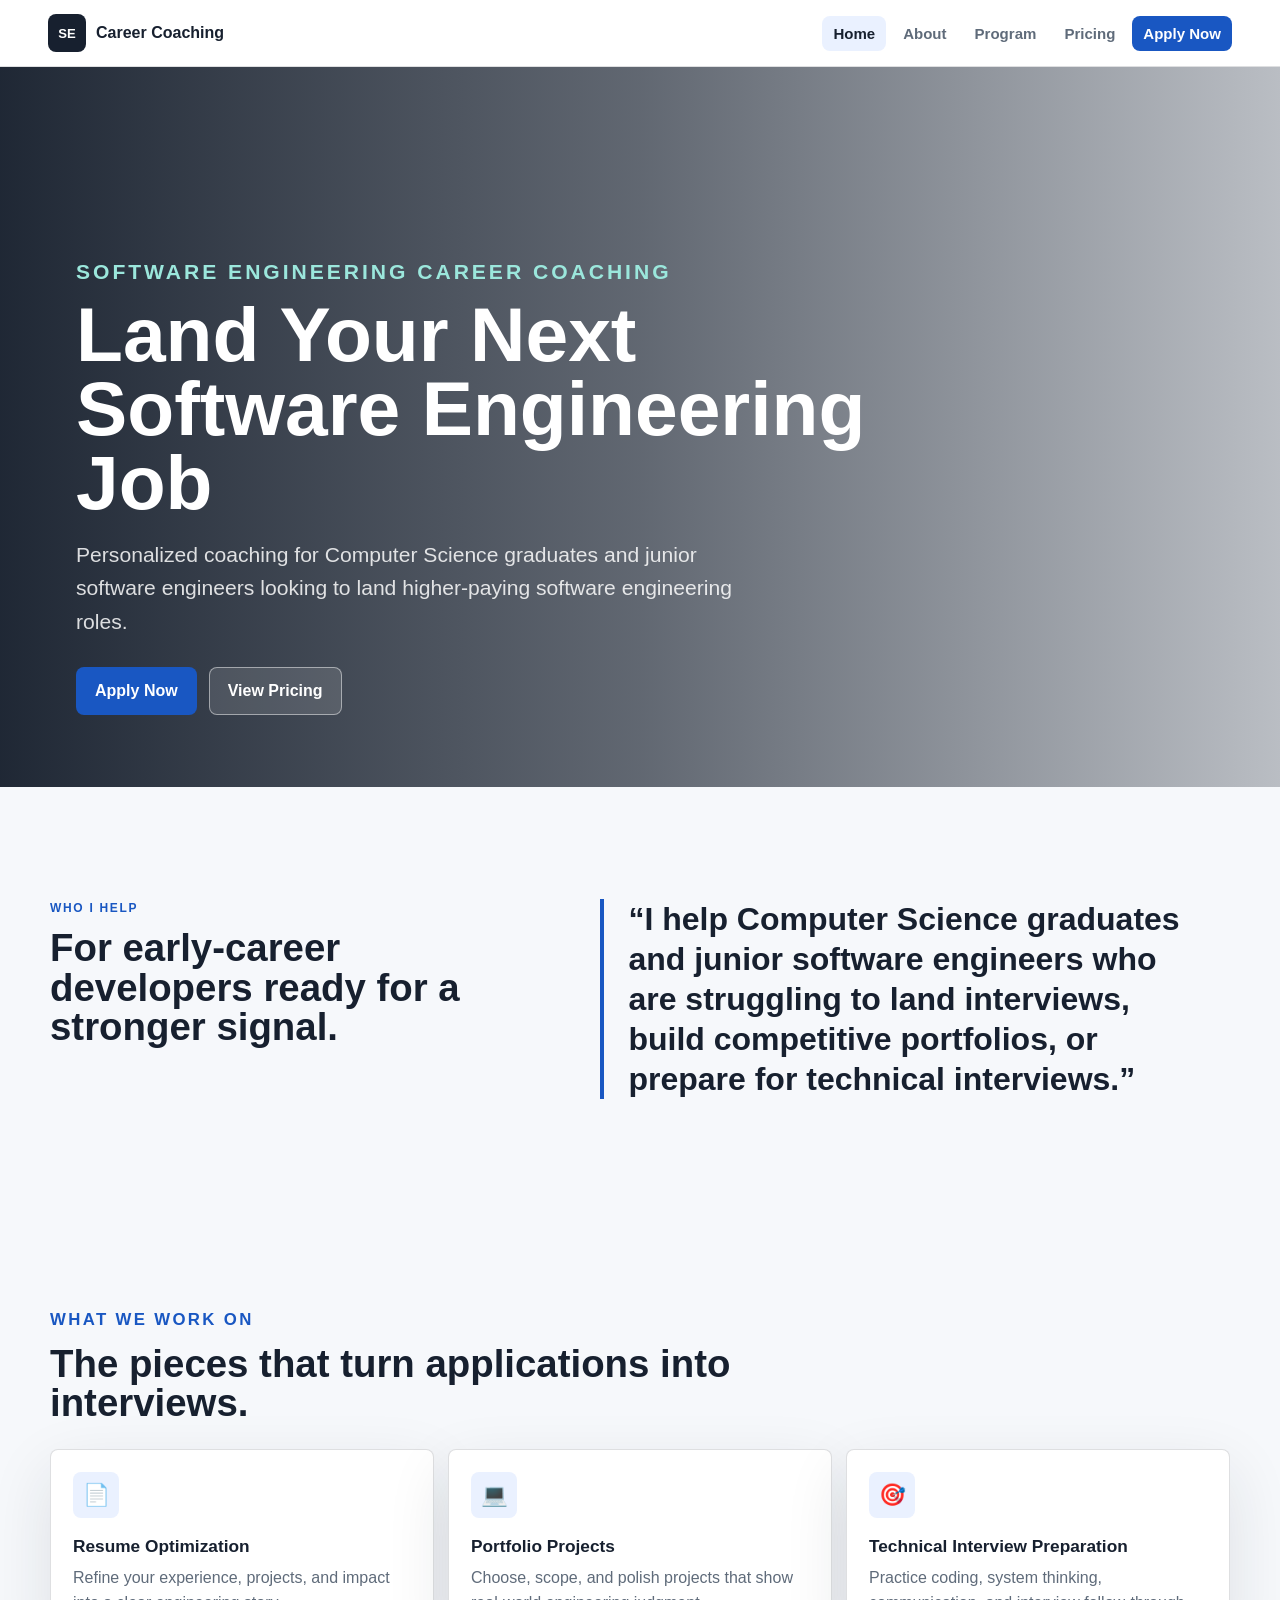
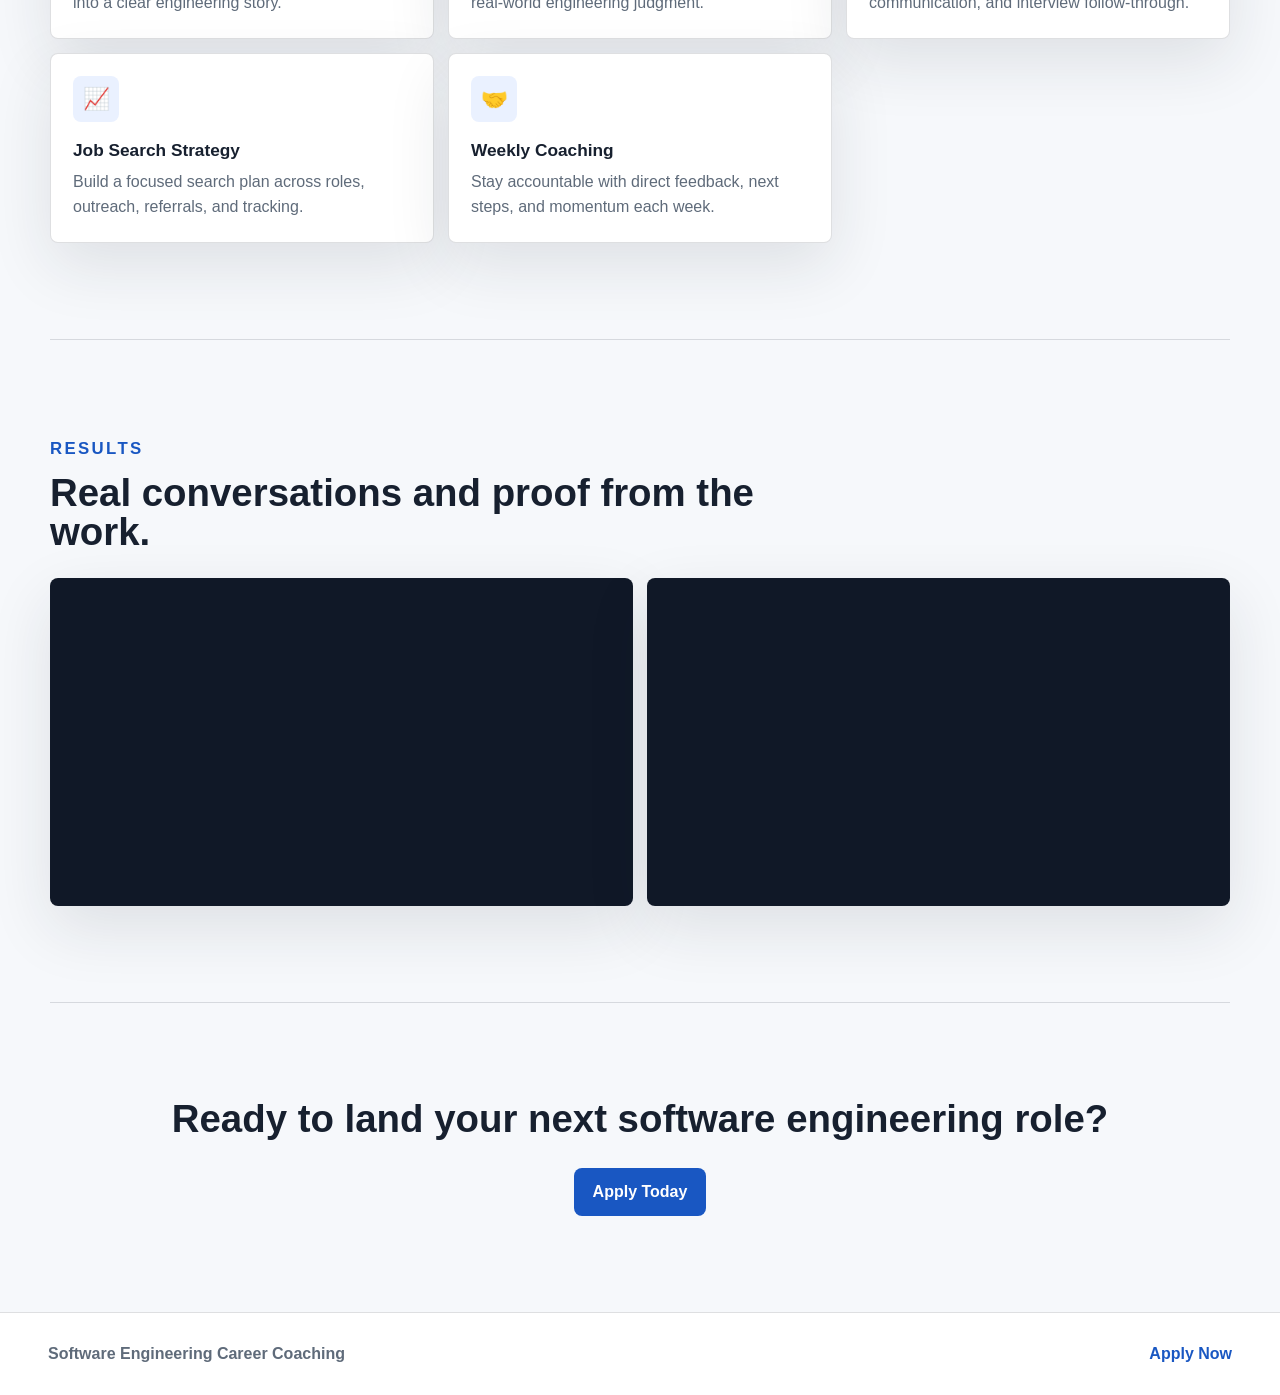
<file: index.html>
<!DOCTYPE html>
<html lang="en">
  <head>
    <meta charset="UTF-8" />
    <meta name="viewport" content="width=device-width, initial-scale=1.0" />
    <title>Software Engineering Career Coaching</title>
    <meta
      name="description"
      content="Personalized coaching for Computer Science graduates and junior software engineers looking to land higher-paying software engineering roles."
    />
    <link rel="stylesheet" href="./styles.css?v=20260712-01" />
  </head>
  <body>
    <header class="site-header">
      <a class="brand" href="./index.html" aria-label="Software Engineering Career Coaching home">
        <span aria-hidden="true">SE</span>
        <strong>Career Coaching</strong>
      </a>
      <nav class="site-nav" aria-label="Main navigation">
        <a aria-current="page" href="./index.html">Home</a>
        <a href="./about.html">About</a>
        <a href="./program.html">Program</a>
        <a href="./pricing.html">Pricing</a>
        <a class="nav-action" href="./checkout.html">Apply Now</a>
      </nav>
    </header>

    <main>
      <section class="hero">
        <div class="hero-copy">
          <p class="eyebrow">Software engineering career coaching</p>
          <h1>Land Your Next Software Engineering Job</h1>
          <p>
            Personalized coaching for Computer Science graduates and junior software engineers
            looking to land higher-paying software engineering roles.
          </p>
          <div class="button-row">
            <a class="button primary" href="./checkout.html">Apply Now</a>
            <a class="button secondary" href="./pricing.html">View Pricing</a>
          </div>
        </div>
      </section>

      <section class="split-section" aria-labelledby="who-i-help">
        <div>
          <p class="eyebrow">Who I Help</p>
          <h2 id="who-i-help">For early-career developers ready for a stronger signal.</h2>
        </div>
        <blockquote>
          “I help Computer Science graduates and junior software engineers who are struggling
          to land interviews, build competitive portfolios, or prepare for technical interviews.”
        </blockquote>
      </section>

      <section class="content-section" aria-labelledby="work-on">
        <div class="section-heading">
          <p class="eyebrow">What We Work On</p>
          <h2 id="work-on">The pieces that turn applications into interviews.</h2>
        </div>
        <div class="card-grid">
          <article class="service-card">
            <span aria-hidden="true">📄</span>
            <h3>Resume Optimization</h3>
            <p>Refine your experience, projects, and impact into a clear engineering story.</p>
          </article>
          <article class="service-card">
            <span aria-hidden="true">💻</span>
            <h3>Portfolio Projects</h3>
            <p>Choose, scope, and polish projects that show real-world engineering judgment.</p>
          </article>
          <article class="service-card">
            <span aria-hidden="true">🎯</span>
            <h3>Technical Interview Preparation</h3>
            <p>Practice coding, system thinking, communication, and interview follow-through.</p>
          </article>
          <article class="service-card">
            <span aria-hidden="true">📈</span>
            <h3>Job Search Strategy</h3>
            <p>Build a focused search plan across roles, outreach, referrals, and tracking.</p>
          </article>
          <article class="service-card">
            <span aria-hidden="true">🤝</span>
            <h3>Weekly Coaching</h3>
            <p>Stay accountable with direct feedback, next steps, and momentum each week.</p>
          </article>
        </div>
      </section>

      <section class="results-band" aria-labelledby="results">
        <div class="section-heading">
          <p class="eyebrow">Results</p>
          <h2 id="results">Real conversations and proof from the work.</h2>
        </div>
        <div class="video-grid">
          <article class="video-card">
            <iframe
              src="https://www.youtube.com/embed/XI1r99YEgKM"
              title="Software engineering coaching result video"
              loading="lazy"
              allow="accelerometer; autoplay; clipboard-write; encrypted-media; gyroscope; picture-in-picture; web-share"
              allowfullscreen
            ></iframe>
          </article>
          <article class="video-card">
            <iframe
              src="https://www.youtube.com/embed/MjR_nqts7mc"
              title="Software engineering coaching result video"
              loading="lazy"
              allow="accelerometer; autoplay; clipboard-write; encrypted-media; gyroscope; picture-in-picture; web-share"
              allowfullscreen
            ></iframe>
          </article>
        </div>
      </section>

      <section class="cta-section" aria-labelledby="home-cta">
        <h2 id="home-cta">Ready to land your next software engineering role?</h2>
        <a class="button primary" href="./checkout.html">Apply Today</a>
      </section>
    </main>

    <footer class="site-footer">
      <p>Software Engineering Career Coaching</p>
      <a href="./checkout.html">Apply Now</a>
    </footer>
  </body>
</html>
</file>
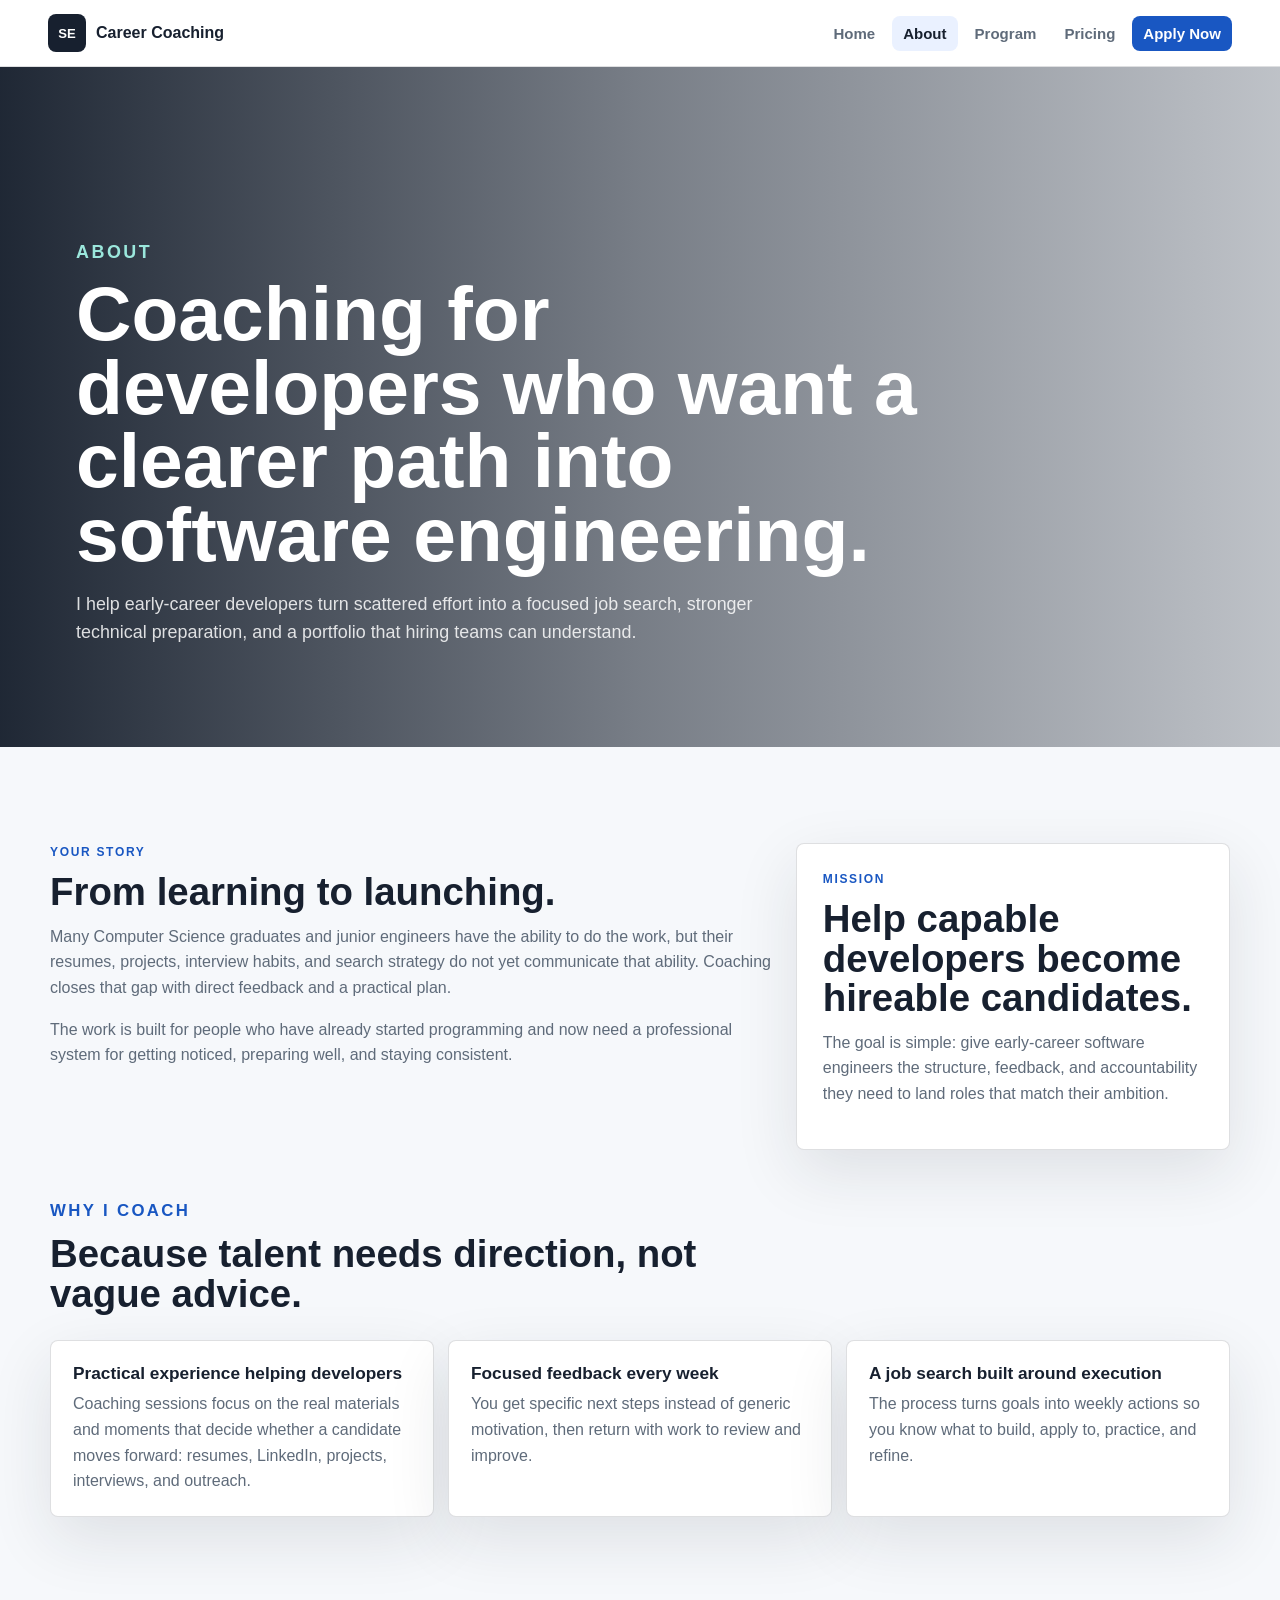
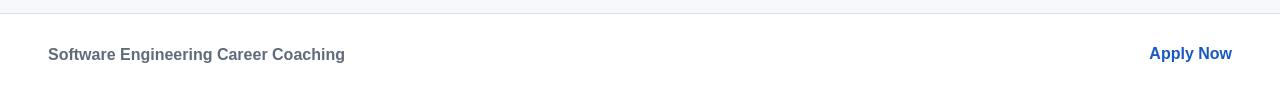
<file: about.html>
<!DOCTYPE html>
<html lang="en">
  <head>
    <meta charset="UTF-8" />
    <meta name="viewport" content="width=device-width, initial-scale=1.0" />
    <title>About | Software Engineering Career Coaching</title>
    <meta
      name="description"
      content="Learn the story, mission, and coaching approach behind Software Engineering Career Coaching."
    />
    <link rel="stylesheet" href="./styles.css?v=20260712-01" />
  </head>
  <body>
    <header class="site-header">
      <a class="brand" href="./index.html" aria-label="Software Engineering Career Coaching home">
        <span aria-hidden="true">SE</span>
        <strong>Career Coaching</strong>
      </a>
      <nav class="site-nav" aria-label="Main navigation">
        <a href="./index.html">Home</a>
        <a aria-current="page" href="./about.html">About</a>
        <a href="./program.html">Program</a>
        <a href="./pricing.html">Pricing</a>
        <a class="nav-action" href="./checkout.html">Apply Now</a>
      </nav>
    </header>

    <main>
      <section class="page-hero about-hero">
        <div>
          <p class="eyebrow">About</p>
          <h1>Coaching for developers who want a clearer path into software engineering.</h1>
          <p>
            I help early-career developers turn scattered effort into a focused job search,
            stronger technical preparation, and a portfolio that hiring teams can understand.
          </p>
        </div>
      </section>

      <section class="story-layout">
        <article>
          <p class="eyebrow">Your Story</p>
          <h2>From learning to launching.</h2>
          <p>
            Many Computer Science graduates and junior engineers have the ability to do the
            work, but their resumes, projects, interview habits, and search strategy do not
            yet communicate that ability. Coaching closes that gap with direct feedback and
            a practical plan.
          </p>
          <p>
            The work is built for people who have already started programming and now need a
            professional system for getting noticed, preparing well, and staying consistent.
          </p>
        </article>
        <aside class="mission-panel">
          <p class="eyebrow">Mission</p>
          <h2>Help capable developers become hireable candidates.</h2>
          <p>
            The goal is simple: give early-career software engineers the structure, feedback,
            and accountability they need to land roles that match their ambition.
          </p>
        </aside>
      </section>

      <section class="content-section compact" aria-labelledby="why-coach">
        <div class="section-heading">
          <p class="eyebrow">Why I Coach</p>
          <h2 id="why-coach">Because talent needs direction, not vague advice.</h2>
        </div>
        <div class="feature-list">
          <article>
            <h3>Practical experience helping developers</h3>
            <p>
              Coaching sessions focus on the real materials and moments that decide whether a
              candidate moves forward: resumes, LinkedIn, projects, interviews, and outreach.
            </p>
          </article>
          <article>
            <h3>Focused feedback every week</h3>
            <p>
              You get specific next steps instead of generic motivation, then return with work
              to review and improve.
            </p>
          </article>
          <article>
            <h3>A job search built around execution</h3>
            <p>
              The process turns goals into weekly actions so you know what to build, apply to,
              practice, and refine.
            </p>
          </article>
        </div>
      </section>
    </main>

    <footer class="site-footer">
      <p>Software Engineering Career Coaching</p>
      <a href="./checkout.html">Apply Now</a>
    </footer>
  </body>
</html>
</file>
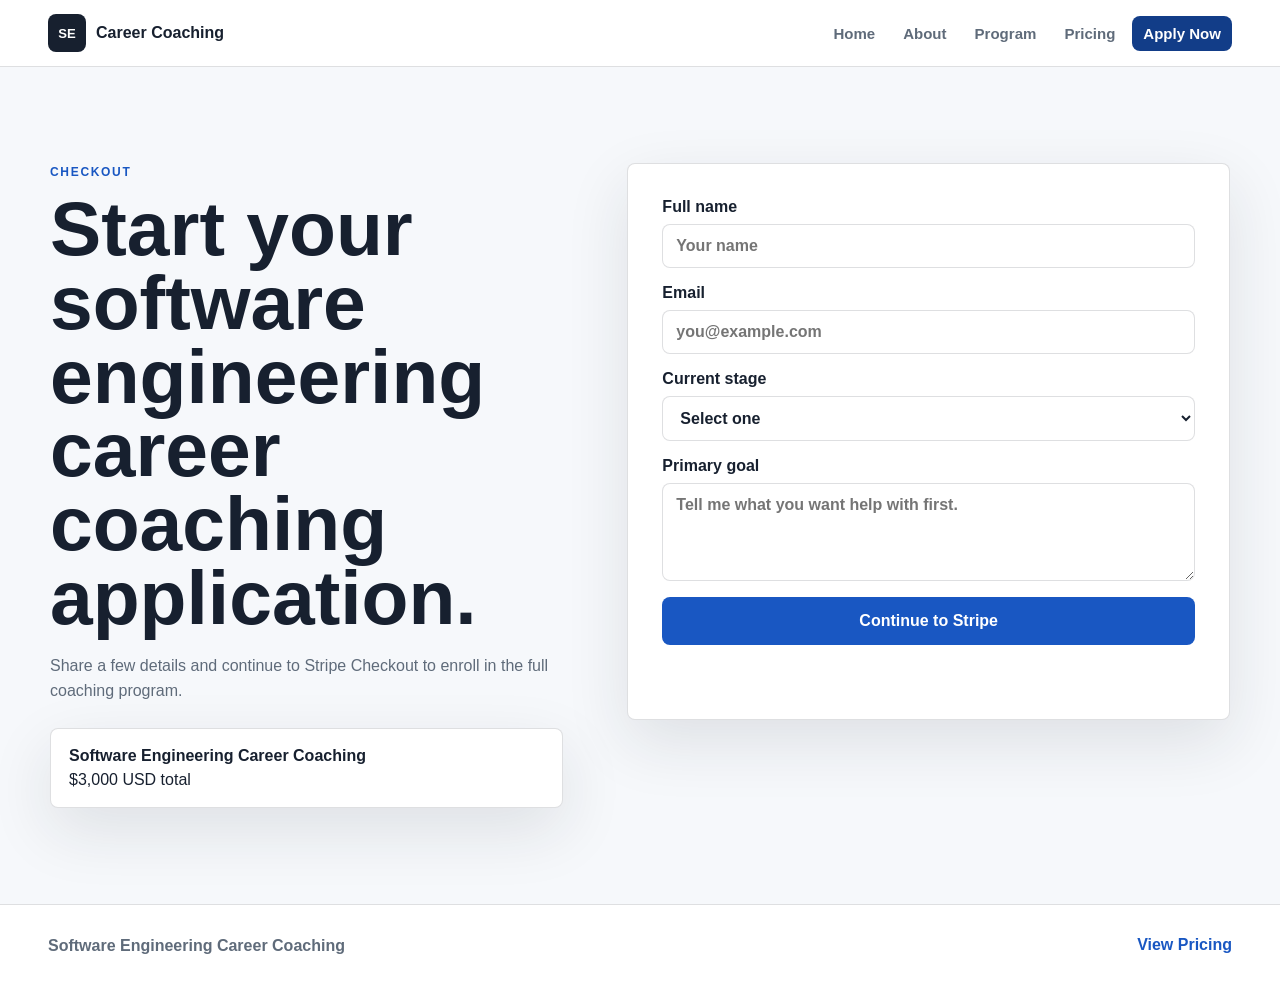
<file: checkout.html>
<!DOCTYPE html>
<html lang="en">
  <head>
    <meta charset="UTF-8" />
    <meta name="viewport" content="width=device-width, initial-scale=1.0" />
    <title>Checkout | Software Engineering Career Coaching</title>
    <meta
      name="description"
      content="Apply or enroll in Software Engineering Career Coaching through a simple checkout form."
    />
    <link rel="stylesheet" href="./styles.css?v=20260712-01" />
  </head>
  <body>
    <header class="site-header">
      <a class="brand" href="./index.html" aria-label="Software Engineering Career Coaching home">
        <span aria-hidden="true">SE</span>
        <strong>Career Coaching</strong>
      </a>
      <nav class="site-nav" aria-label="Main navigation">
        <a href="./index.html">Home</a>
        <a href="./about.html">About</a>
        <a href="./program.html">Program</a>
        <a href="./pricing.html">Pricing</a>
        <a class="nav-action" aria-current="page" href="./checkout.html">Apply Now</a>
      </nav>
    </header>

    <main>
      <section class="checkout-layout">
        <div class="checkout-copy">
          <p class="eyebrow">Checkout</p>
          <h1>Start your software engineering career coaching application.</h1>
          <p>
            Share a few details and continue to Stripe Checkout to enroll in the full
            coaching program.
          </p>
          <div class="checkout-summary">
            <strong>Software Engineering Career Coaching</strong>
            <span>$3,000 USD total</span>
          </div>
        </div>

        <form id="checkout-form" class="checkout-form">
          <label>
            Full name
            <input name="name" autocomplete="name" required placeholder="Your name" />
          </label>
          <label>
            Email
            <input name="email" type="email" autocomplete="email" required placeholder="you@example.com" />
          </label>
          <label>
            Current stage
            <select name="stage" required>
              <option value="">Select one</option>
              <option>Computer Science graduate</option>
              <option>Junior software engineer</option>
              <option>Career changer with programming experience</option>
            </select>
          </label>
          <label>
            Primary goal
            <textarea name="goal" rows="4" placeholder="Tell me what you want help with first."></textarea>
          </label>
          <button class="button primary full" type="submit">Continue to Stripe</button>
          <p id="checkout-status" class="form-status" role="status"></p>
        </form>
      </section>
    </main>

    <footer class="site-footer">
      <p>Software Engineering Career Coaching</p>
      <a href="./pricing.html">View Pricing</a>
    </footer>

    <script type="module" src="./src/app.js?v=20260712-01"></script>
  </body>
</html>
</file>
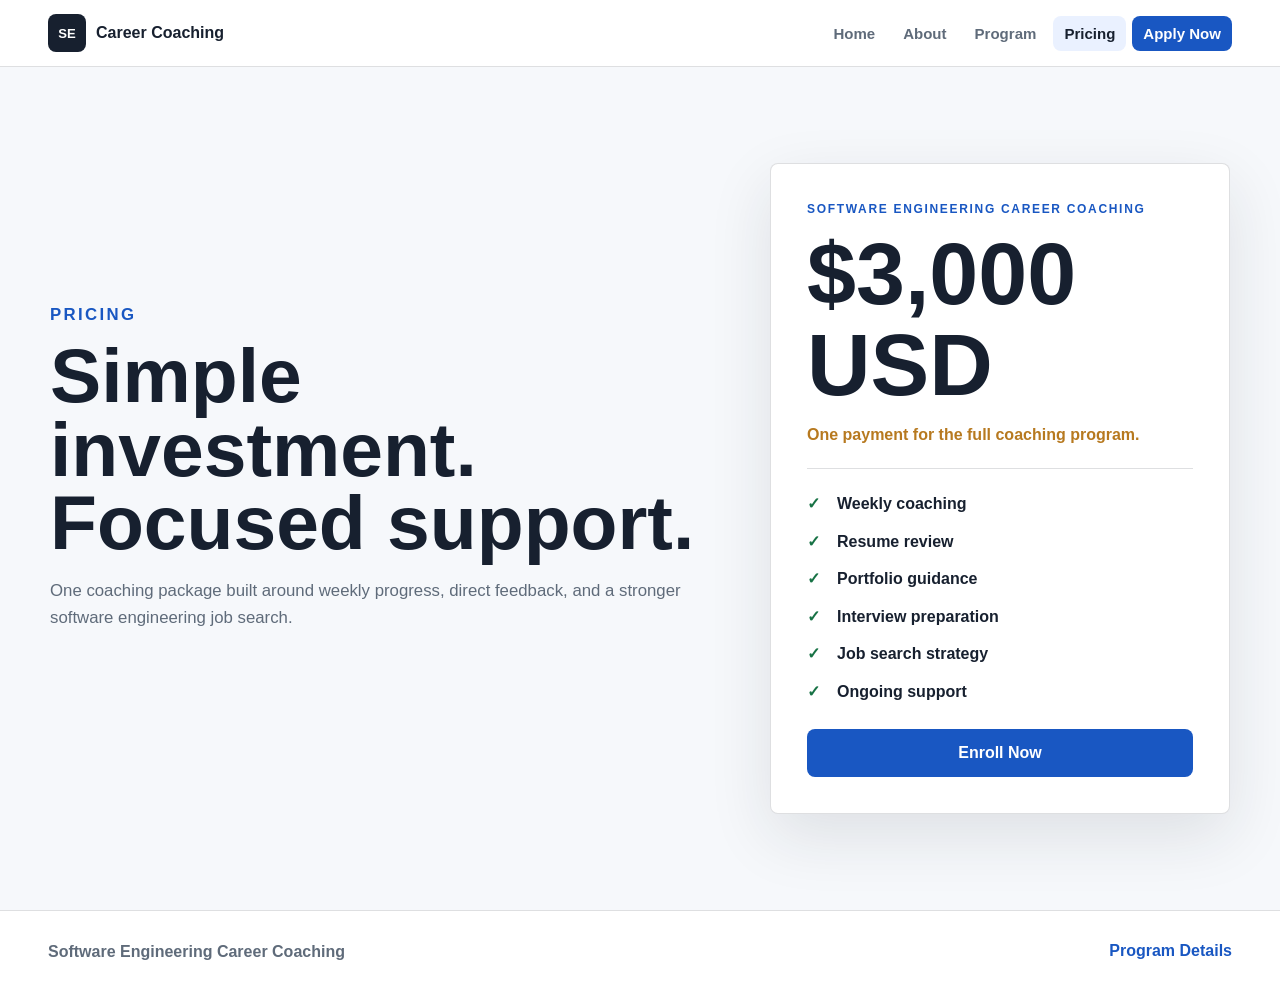
<file: pricing.html>
<!DOCTYPE html>
<html lang="en">
  <head>
    <meta charset="UTF-8" />
    <meta name="viewport" content="width=device-width, initial-scale=1.0" />
    <title>Pricing | Software Engineering Career Coaching</title>
    <meta
      name="description"
      content="Simple pricing for software engineering career coaching."
    />
    <link rel="stylesheet" href="./styles.css?v=20260712-01" />
  </head>
  <body>
    <header class="site-header">
      <a class="brand" href="./index.html" aria-label="Software Engineering Career Coaching home">
        <span aria-hidden="true">SE</span>
        <strong>Career Coaching</strong>
      </a>
      <nav class="site-nav" aria-label="Main navigation">
        <a href="./index.html">Home</a>
        <a href="./about.html">About</a>
        <a href="./program.html">Program</a>
        <a aria-current="page" href="./pricing.html">Pricing</a>
        <a class="nav-action" href="./checkout.html">Apply Now</a>
      </nav>
    </header>

    <main>
      <section class="pricing-hero">
        <div class="section-heading">
          <p class="eyebrow">Pricing</p>
          <h1>Simple investment. Focused support.</h1>
          <p>
            One coaching package built around weekly progress, direct feedback, and a stronger
            software engineering job search.
          </p>
        </div>
        <article class="price-card">
          <p class="eyebrow">Software Engineering Career Coaching</p>
          <h2>$3,000 USD</h2>
          <p class="payment-option">One payment for the full coaching program.</p>
          <ul class="check-list">
            <li>Weekly coaching</li>
            <li>Resume review</li>
            <li>Portfolio guidance</li>
            <li>Interview preparation</li>
            <li>Job search strategy</li>
            <li>Ongoing support</li>
          </ul>
          <a class="button primary full" href="./checkout.html">Enroll Now</a>
        </article>
      </section>
    </main>

    <footer class="site-footer">
      <p>Software Engineering Career Coaching</p>
      <a href="./program.html">Program Details</a>
    </footer>
  </body>
</html>
</file>
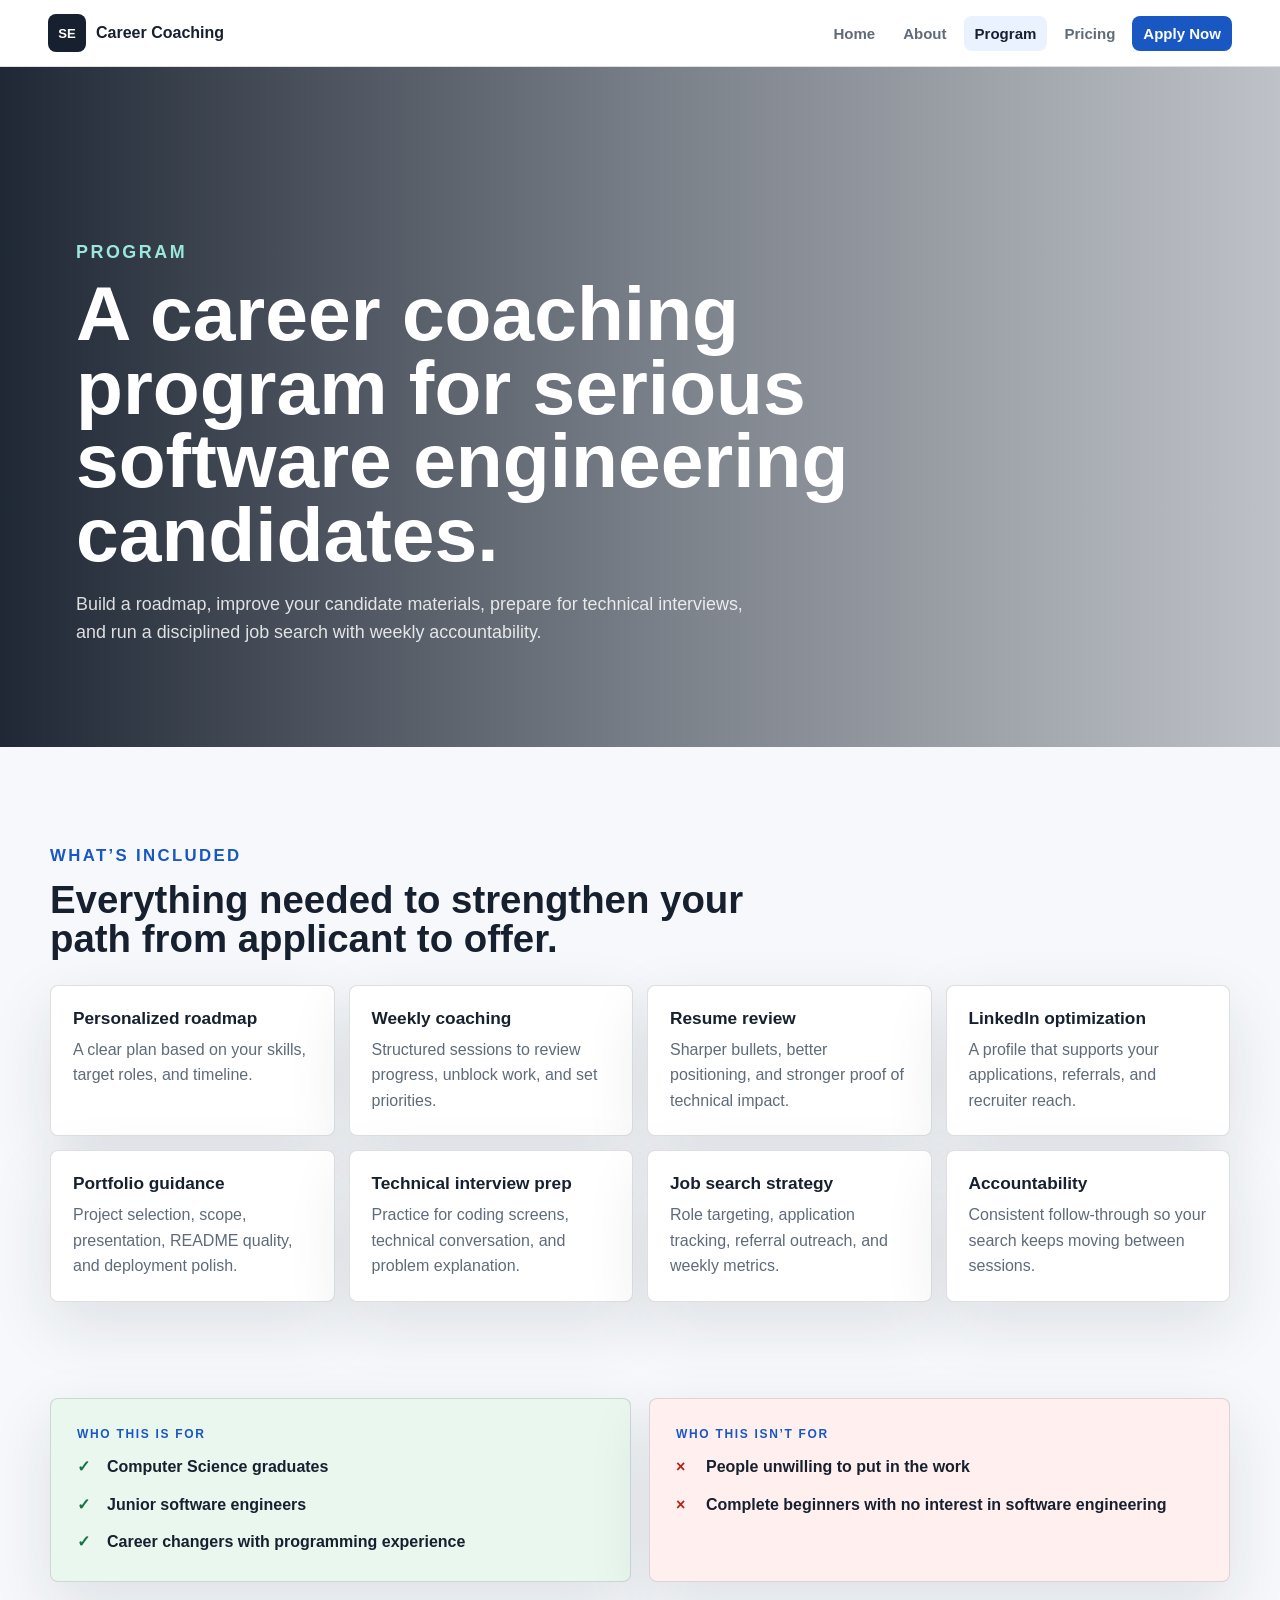
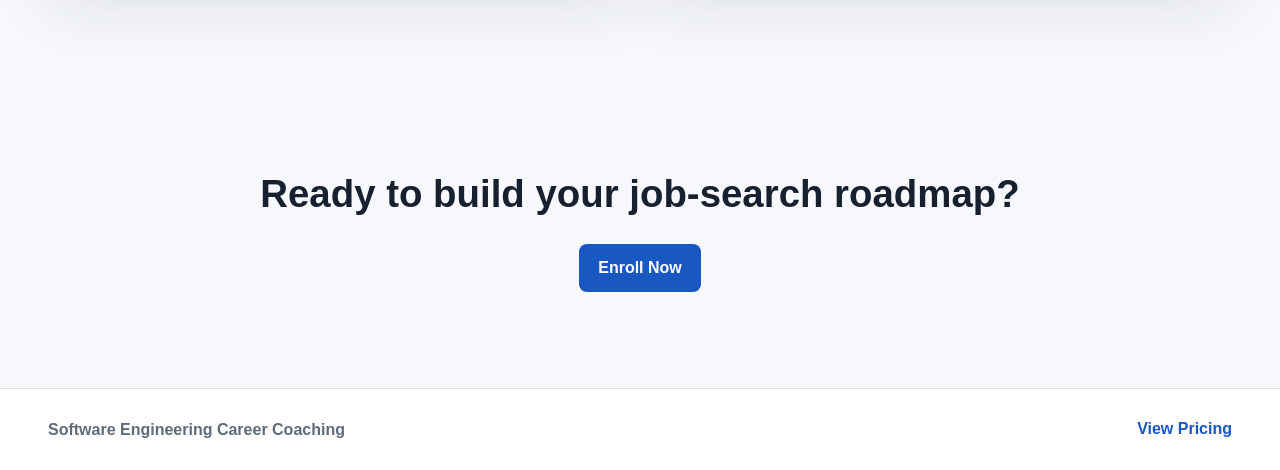
<file: program.html>
<!DOCTYPE html>
<html lang="en">
  <head>
    <meta charset="UTF-8" />
    <meta name="viewport" content="width=device-width, initial-scale=1.0" />
    <title>Program | Software Engineering Career Coaching</title>
    <meta
      name="description"
      content="See what is included in the software engineering career coaching program."
    />
    <link rel="stylesheet" href="./styles.css?v=20260712-01" />
  </head>
  <body>
    <header class="site-header">
      <a class="brand" href="./index.html" aria-label="Software Engineering Career Coaching home">
        <span aria-hidden="true">SE</span>
        <strong>Career Coaching</strong>
      </a>
      <nav class="site-nav" aria-label="Main navigation">
        <a href="./index.html">Home</a>
        <a href="./about.html">About</a>
        <a aria-current="page" href="./program.html">Program</a>
        <a href="./pricing.html">Pricing</a>
        <a class="nav-action" href="./checkout.html">Apply Now</a>
      </nav>
    </header>

    <main>
      <section class="page-hero program-hero">
        <div>
          <p class="eyebrow">Program</p>
          <h1>A career coaching program for serious software engineering candidates.</h1>
          <p>
            Build a roadmap, improve your candidate materials, prepare for technical interviews,
            and run a disciplined job search with weekly accountability.
          </p>
        </div>
      </section>

      <section class="content-section" aria-labelledby="included">
        <div class="section-heading">
          <p class="eyebrow">What’s Included</p>
          <h2 id="included">Everything needed to strengthen your path from applicant to offer.</h2>
        </div>
        <div class="included-grid">
          <article><h3>Personalized roadmap</h3><p>A clear plan based on your skills, target roles, and timeline.</p></article>
          <article><h3>Weekly coaching</h3><p>Structured sessions to review progress, unblock work, and set priorities.</p></article>
          <article><h3>Resume review</h3><p>Sharper bullets, better positioning, and stronger proof of technical impact.</p></article>
          <article><h3>LinkedIn optimization</h3><p>A profile that supports your applications, referrals, and recruiter reach.</p></article>
          <article><h3>Portfolio guidance</h3><p>Project selection, scope, presentation, README quality, and deployment polish.</p></article>
          <article><h3>Technical interview prep</h3><p>Practice for coding screens, technical conversation, and problem explanation.</p></article>
          <article><h3>Job search strategy</h3><p>Role targeting, application tracking, referral outreach, and weekly metrics.</p></article>
          <article><h3>Accountability</h3><p>Consistent follow-through so your search keeps moving between sessions.</p></article>
        </div>
      </section>

      <section class="fit-grid" aria-label="Program fit">
        <article class="fit-panel positive">
          <p class="eyebrow">Who This Is For</p>
          <ul class="check-list">
            <li>Computer Science graduates</li>
            <li>Junior software engineers</li>
            <li>Career changers with programming experience</li>
          </ul>
        </article>
        <article class="fit-panel negative">
          <p class="eyebrow">Who This Isn’t For</p>
          <ul class="x-list">
            <li>People unwilling to put in the work</li>
            <li>Complete beginners with no interest in software engineering</li>
          </ul>
        </article>
      </section>

      <section class="cta-section" aria-labelledby="program-cta">
        <h2 id="program-cta">Ready to build your job-search roadmap?</h2>
        <a class="button primary" href="./checkout.html">Enroll Now</a>
      </section>
    </main>

    <footer class="site-footer">
      <p>Software Engineering Career Coaching</p>
      <a href="./pricing.html">View Pricing</a>
    </footer>
  </body>
</html>
</file>
<file: styles.css>
:root {
  --ink: #17202f;
  --muted: #5f6b7a;
  --paper: #ffffff;
  --wash: #f6f8fb;
  --line: rgba(23, 32, 47, 0.14);
  --blue: #1957c2;
  --blue-dark: #123d88;
  --teal: #0f766e;
  --green: #177245;
  --red: #b42318;
  --gold: #b7791f;
  --soft-blue: #eaf1ff;
  --soft-green: #eaf7ef;
  --soft-red: #fff0ef;
  --shadow: 0 22px 64px rgba(23, 32, 47, 0.11);
}

* {
  box-sizing: border-box;
}

html {
  scroll-behavior: smooth;
}

body {
  margin: 0;
  color: var(--ink);
  background: var(--wash);
  font-family: Inter, "Avenir Next", "Segoe UI", Arial, sans-serif;
}

a {
  color: inherit;
  text-decoration: none;
}

button,
input,
select,
textarea {
  font: inherit;
}

button {
  cursor: pointer;
}

h1,
h2,
h3,
p,
blockquote,
figure {
  margin-top: 0;
}

h1,
h2,
h3 {
  letter-spacing: 0;
}

h1 {
  max-width: 900px;
  margin-bottom: 18px;
  font-size: clamp(2.45rem, 6vw, 5.35rem);
  line-height: 0.96;
}

h2 {
  margin-bottom: 12px;
  font-size: clamp(1.8rem, 3vw, 3.1rem);
  line-height: 1.03;
}

h3 {
  margin-bottom: 8px;
  font-size: 1.08rem;
  line-height: 1.2;
}

p,
li,
blockquote {
  color: var(--muted);
  line-height: 1.6;
}

main {
  overflow: hidden;
}

.site-header {
  position: sticky;
  top: 0;
  z-index: 10;
  display: flex;
  gap: 20px;
  align-items: center;
  justify-content: space-between;
  border-bottom: 1px solid var(--line);
  padding: 14px clamp(16px, 4vw, 48px);
  background: rgba(255, 255, 255, 0.92);
  backdrop-filter: blur(18px);
}

.brand,
.site-nav,
.button-row,
.site-footer {
  display: flex;
  align-items: center;
}

.brand {
  gap: 10px;
  min-width: max-content;
  font-weight: 900;
}

.brand span {
  display: grid;
  width: 38px;
  height: 38px;
  place-items: center;
  border-radius: 8px;
  color: #ffffff;
  background: var(--ink);
  font-size: 0.82rem;
}

.site-nav {
  flex-wrap: wrap;
  gap: 6px;
  justify-content: flex-end;
}

.site-nav a {
  border-radius: 8px;
  padding: 9px 11px;
  color: var(--muted);
  font-size: 0.94rem;
  font-weight: 800;
}

.site-nav a:hover,
.site-nav a[aria-current="page"] {
  color: var(--ink);
  background: var(--soft-blue);
}

.site-nav .nav-action {
  color: #ffffff;
  background: var(--blue);
}

.site-nav .nav-action:hover,
.site-nav .nav-action[aria-current="page"] {
  color: #ffffff;
  background: var(--blue-dark);
}

.hero {
  min-height: 560px;
  height: calc(100vh - 128px);
  max-height: 720px;
  display: grid;
  align-items: end;
  padding: clamp(88px, 12vh, 150px) clamp(18px, 6vw, 76px) clamp(46px, 8vh, 90px);
  color: #ffffff;
  background:
    linear-gradient(90deg, rgba(13, 22, 36, 0.92), rgba(13, 22, 36, 0.64), rgba(13, 22, 36, 0.26)),
    url("https://images.unsplash.com/photo-1516321318423-f06f85e504b3?auto=format&fit=crop&w=2200&q=80") center / cover;
}

.hero-copy {
  max-width: 840px;
}

.hero p {
  max-width: 680px;
  color: rgba(255, 255, 255, 0.84);
  font-size: clamp(1.04rem, 1.8vw, 1.32rem);
}

.hero .eyebrow,
.page-hero .eyebrow {
  color: #9be7dc;
}

.eyebrow {
  display: block;
  margin-bottom: 10px;
  color: var(--blue);
  font-size: 0.75rem;
  font-weight: 900;
  letter-spacing: 0.14em;
  text-transform: uppercase;
}

.button-row {
  flex-wrap: wrap;
  gap: 12px;
  margin-top: 28px;
}

.button {
  display: inline-flex;
  min-height: 48px;
  align-items: center;
  justify-content: center;
  border: 1px solid transparent;
  border-radius: 8px;
  padding: 12px 18px;
  font-weight: 900;
}

.button.primary {
  color: #ffffff;
  background: var(--blue);
}

.button.primary:hover {
  background: var(--blue-dark);
}

.button.secondary {
  color: #ffffff;
  border-color: rgba(255, 255, 255, 0.48);
  background: rgba(255, 255, 255, 0.12);
}

.button.full {
  width: 100%;
}

.split-section,
.content-section,
.results-band,
.cta-section,
.story-layout,
.fit-grid,
.pricing-hero,
.checkout-layout {
  width: min(1180px, calc(100% - 32px));
  margin: 0 auto;
}

.split-section {
  display: grid;
  grid-template-columns: minmax(0, 0.8fr) minmax(0, 1.2fr);
  gap: clamp(24px, 5vw, 72px);
  align-items: start;
  padding: clamp(56px, 9vw, 112px) 0;
}

.split-section blockquote {
  border-left: 4px solid var(--blue);
  margin-bottom: 0;
  padding-left: 24px;
  color: var(--ink);
  font-size: clamp(1.25rem, 2.5vw, 2rem);
  font-weight: 850;
  line-height: 1.25;
}

.content-section,
.results-band,
.cta-section {
  padding: clamp(52px, 8vw, 96px) 0;
}

.content-section.compact {
  padding-top: 24px;
}

.section-heading {
  max-width: 760px;
  margin-bottom: 26px;
}

.section-heading p {
  font-size: 1.05rem;
}

.card-grid,
.video-grid,
.included-grid,
.feature-list {
  display: grid;
  grid-template-columns: repeat(3, minmax(0, 1fr));
  gap: 14px;
}

.service-card,
.video-card,
.included-grid article,
.feature-list article,
.fit-panel,
.price-card,
.checkout-form,
.checkout-summary,
.mission-panel {
  border: 1px solid var(--line);
  border-radius: 8px;
  background: var(--paper);
  box-shadow: var(--shadow);
}

.service-card,
.included-grid article,
.feature-list article {
  padding: 22px;
}

.service-card span {
  display: grid;
  width: 46px;
  height: 46px;
  place-items: center;
  border-radius: 8px;
  margin-bottom: 18px;
  background: var(--soft-blue);
  font-size: 1.35rem;
}

.service-card p,
.included-grid p,
.feature-list p,
.checkout-summary span {
  margin-bottom: 0;
}

.results-band {
  border-top: 1px solid var(--line);
  border-bottom: 1px solid var(--line);
}

.video-grid {
  grid-template-columns: repeat(2, minmax(0, 1fr));
}

.video-card {
  overflow: hidden;
  aspect-ratio: 16 / 9;
  background: #101827;
}

.video-card iframe {
  display: block;
  width: 100%;
  height: 100%;
  border: 0;
}

.cta-section {
  display: grid;
  gap: 18px;
  justify-items: center;
  text-align: center;
}

.page-hero {
  min-height: 520px;
  height: calc(100vh - 128px);
  max-height: 680px;
  display: grid;
  align-items: end;
  padding: clamp(84px, 11vw, 132px) clamp(18px, 6vw, 76px) clamp(48px, 8vw, 82px);
  color: #ffffff;
}

.page-hero p {
  max-width: 690px;
  color: rgba(255, 255, 255, 0.84);
  font-size: 1.12rem;
}

.about-hero {
  background:
    linear-gradient(90deg, rgba(13, 22, 36, 0.92), rgba(13, 22, 36, 0.54), rgba(13, 22, 36, 0.24)),
    url("https://images.unsplash.com/photo-1551836022-d5d88e9218df?auto=format&fit=crop&w=2200&q=80") center / cover;
}

.program-hero {
  background:
    linear-gradient(90deg, rgba(13, 22, 36, 0.92), rgba(13, 22, 36, 0.54), rgba(13, 22, 36, 0.24)),
    url("https://images.unsplash.com/photo-1552664730-d307ca884978?auto=format&fit=crop&w=2200&q=80") center / cover;
}

.story-layout {
  display: grid;
  grid-template-columns: minmax(0, 1.25fr) minmax(280px, 0.75fr);
  gap: 22px;
  padding: clamp(56px, 8vw, 96px) 0 24px;
}

.story-layout article {
  max-width: 760px;
}

.mission-panel {
  align-self: start;
  padding: 26px;
}

.included-grid {
  grid-template-columns: repeat(4, minmax(0, 1fr));
}

.fit-grid {
  display: grid;
  grid-template-columns: repeat(2, minmax(0, 1fr));
  gap: 18px;
  padding-bottom: clamp(52px, 8vw, 96px);
}

.fit-panel {
  padding: 26px;
}

.check-list,
.x-list {
  display: grid;
  gap: 12px;
  margin: 0;
  padding: 0;
  list-style: none;
}

.check-list li,
.x-list li {
  position: relative;
  padding-left: 30px;
  color: var(--ink);
  font-weight: 800;
}

.check-list li::before,
.x-list li::before {
  position: absolute;
  left: 0;
  top: 0;
  font-weight: 900;
}

.check-list li::before {
  content: "✓";
  color: var(--green);
}

.x-list li::before {
  content: "×";
  color: var(--red);
}

.positive {
  background: var(--soft-green);
}

.negative {
  background: var(--soft-red);
}

.pricing-hero {
  display: grid;
  grid-template-columns: minmax(0, 1fr) minmax(320px, 460px);
  gap: clamp(24px, 5vw, 72px);
  align-items: center;
  min-height: calc(100vh - 68px);
  padding: clamp(56px, 8vw, 96px) 0;
}

.price-card {
  padding: clamp(24px, 4vw, 36px);
}

.price-card h2 {
  font-size: clamp(3rem, 7vw, 5.5rem);
}

.payment-option {
  border-bottom: 1px solid var(--line);
  margin-bottom: 22px;
  padding-bottom: 20px;
  color: var(--gold);
  font-weight: 900;
}

.price-card .check-list {
  margin-bottom: 24px;
}

.checkout-layout {
  display: grid;
  grid-template-columns: minmax(0, 0.92fr) minmax(320px, 1.08fr);
  gap: clamp(24px, 5vw, 72px);
  align-items: start;
  padding: clamp(56px, 8vw, 96px) 0;
}

.checkout-copy {
  position: sticky;
  top: 108px;
}

.checkout-copy code {
  border-radius: 6px;
  padding: 2px 5px;
  background: var(--soft-blue);
}

.checkout-summary {
  display: grid;
  gap: 6px;
  margin-top: 24px;
  padding: 18px;
}

.checkout-form {
  display: grid;
  gap: 16px;
  padding: clamp(22px, 4vw, 34px);
}

.checkout-form label,
.checkout-form fieldset {
  display: grid;
  gap: 8px;
  color: var(--ink);
  font-weight: 900;
}

.checkout-form input,
.checkout-form select,
.checkout-form textarea {
  width: 100%;
  border: 1px solid var(--line);
  border-radius: 8px;
  padding: 12px 13px;
  color: var(--ink);
  background: #ffffff;
}

.checkout-form textarea {
  resize: vertical;
}

.checkout-form fieldset {
  border: 1px solid var(--line);
  border-radius: 8px;
  padding: 14px;
}

.checkout-form legend {
  padding: 0 6px;
}

.form-status {
  min-height: 24px;
  margin-bottom: 0;
  color: var(--blue-dark);
  font-weight: 800;
}

.site-footer {
  justify-content: space-between;
  gap: 18px;
  border-top: 1px solid var(--line);
  padding: 28px clamp(16px, 4vw, 48px);
  background: #ffffff;
}

.site-footer p {
  margin-bottom: 0;
  font-weight: 900;
}

.site-footer a {
  color: var(--blue);
  font-weight: 900;
}

input:focus,
select:focus,
textarea:focus,
button:focus,
a:focus {
  outline: 3px solid rgba(25, 87, 194, 0.22);
  outline-offset: 2px;
}

@media (max-width: 980px) {
  .site-header {
    align-items: flex-start;
    flex-direction: column;
  }

  .site-nav {
    justify-content: flex-start;
  }

  .split-section,
  .story-layout,
  .pricing-hero,
  .checkout-layout {
    grid-template-columns: 1fr;
  }

  .checkout-copy {
    position: static;
  }

  .included-grid,
  .card-grid,
  .video-grid,
  .feature-list {
    grid-template-columns: repeat(2, minmax(0, 1fr));
  }
}

@media (max-width: 680px) {
  h1 {
    font-size: clamp(2.25rem, 12vw, 3rem);
  }

  .hero,
  .page-hero {
    height: auto;
    min-height: 0;
    padding: 48px 22px 34px;
  }

  .site-nav a {
    padding: 8px 9px;
  }

  .included-grid,
  .card-grid,
  .video-grid,
  .feature-list,
  .fit-grid {
    grid-template-columns: 1fr;
  }

  .site-footer {
    align-items: flex-start;
    flex-direction: column;
  }
}

@media (prefers-reduced-motion: reduce) {
  *,
  *::before,
  *::after {
    scroll-behavior: auto !important;
    transition-duration: 0.01ms !important;
  }
}
</file>
